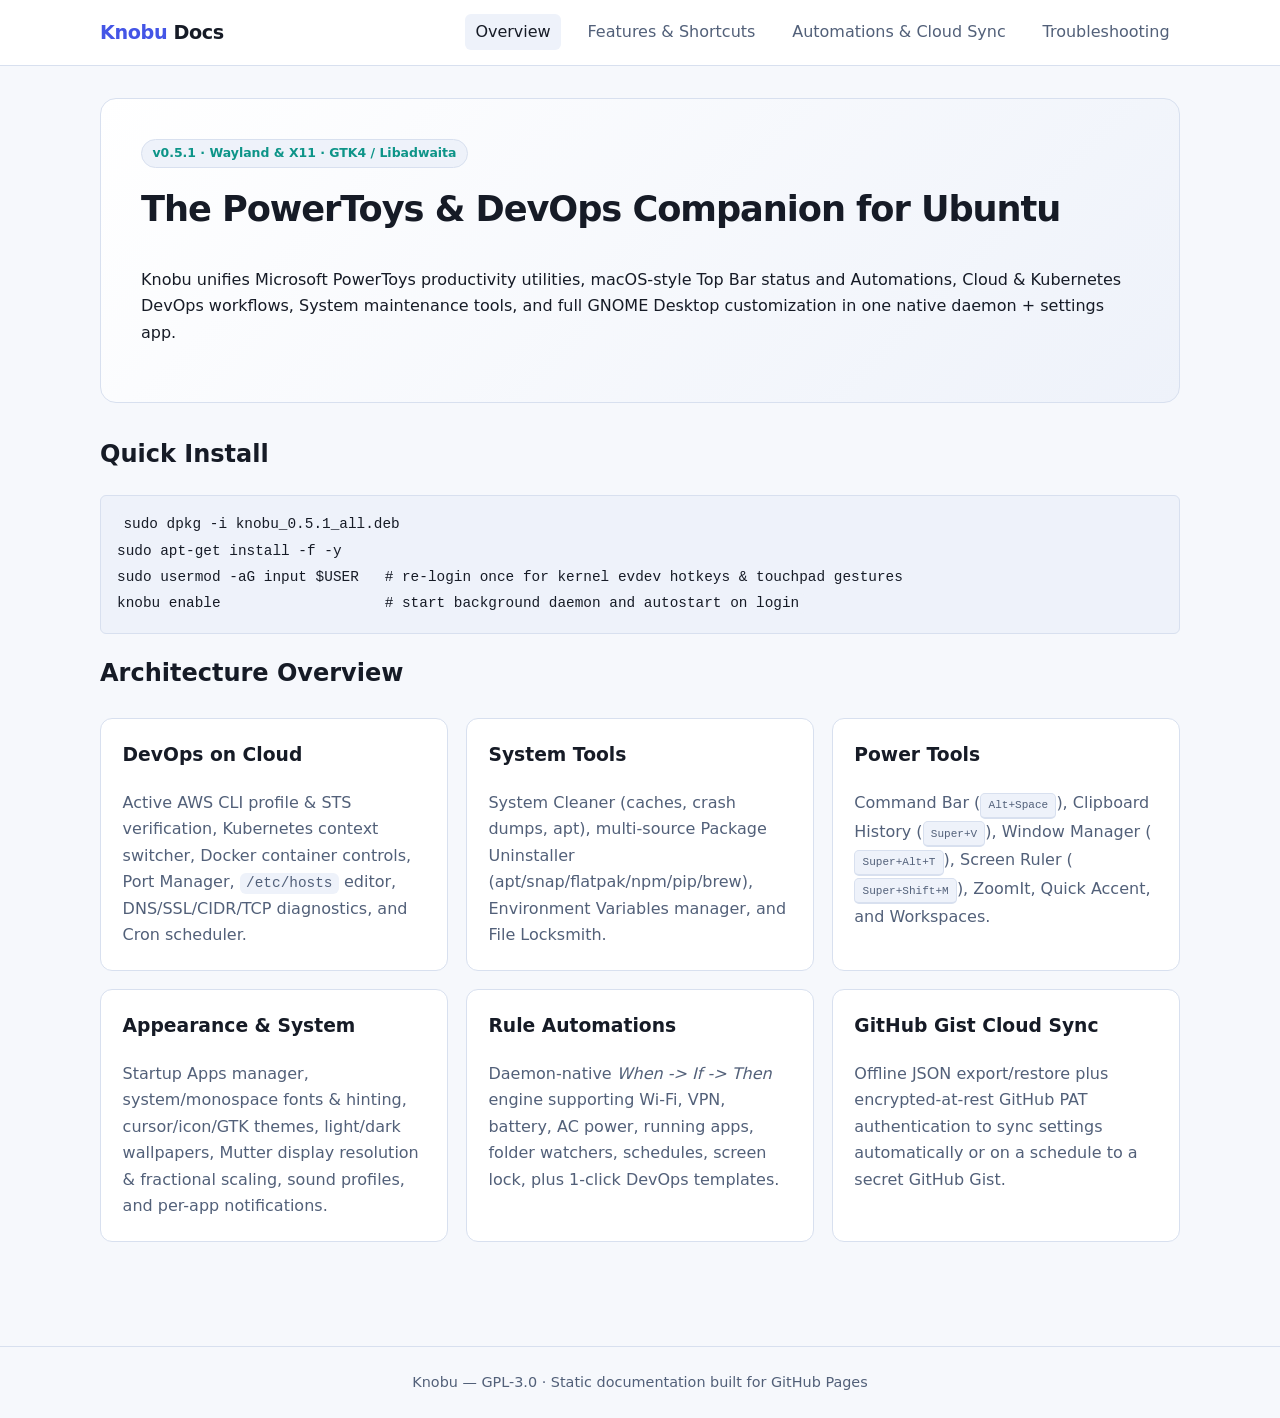
<file: docs-site/index.html>
<!DOCTYPE html>
<html lang="en">
<head>
  <meta charset="UTF-8" />
  <meta name="viewport" content="width=device-width, initial-scale=1.0" />
  <title>Knobu Docs — PowerToys &amp; Cloud DevOps Suite for Linux</title>
  <link rel="stylesheet" href="style.css" />
</head>
<body>
  <header>
    <nav class="nav">
      <a class="brand" href="index.html"><span>Knobu</span> Docs</a>
      <div class="nav-links">
        <a class="active" href="index.html">Overview</a>
        <a href="features.html">Features &amp; Shortcuts</a>
        <a href="automations.html">Automations &amp; Cloud Sync</a>
        <a href="troubleshooting.html">Troubleshooting</a>
      </div>
    </nav>
  </header>

  <main>
    <section class="hero">
      <div class="badge">v0.5.1 · Wayland &amp; X11 · GTK4 / Libadwaita</div>
      <h1>The PowerToys &amp; DevOps Companion for Ubuntu</h1>
      <p>Knobu unifies Microsoft PowerToys productivity utilities, macOS-style Top Bar status and Automations, Cloud &amp; Kubernetes DevOps workflows, System maintenance tools, and full GNOME Desktop customization in one native daemon + settings app.</p>
    </section>

    <h2>Quick Install</h2>
    <pre><code>sudo dpkg -i knobu_0.5.1_all.deb
sudo apt-get install -f -y
sudo usermod -aG input $USER   # re-login once for kernel evdev hotkeys &amp; touchpad gestures
knobu enable                   # start background daemon and autostart on login</code></pre>

    <h2>Architecture Overview</h2>
    <div class="grid">
      <div class="card">
        <h3>DevOps on Cloud</h3>
        <p>Active AWS CLI profile &amp; STS verification, Kubernetes context switcher, Docker container controls, Port Manager, <code>/etc/hosts</code> editor, DNS/SSL/CIDR/TCP diagnostics, and Cron scheduler.</p>
      </div>
      <div class="card">
        <h3>System Tools</h3>
        <p>System Cleaner (caches, crash dumps, apt), multi-source Package Uninstaller (apt/snap/flatpak/npm/pip/brew), Environment Variables manager, and File Locksmith.</p>
      </div>
      <div class="card">
        <h3>Power Tools</h3>
        <p>Command Bar (<kbd>Alt+Space</kbd>), Clipboard History (<kbd>Super+V</kbd>), Window Manager (<kbd>Super+Alt+T</kbd>), Screen Ruler (<kbd>Super+Shift+M</kbd>), ZoomIt, Quick Accent, and Workspaces.</p>
      </div>
      <div class="card">
        <h3>Appearance &amp; System</h3>
        <p>Startup Apps manager, system/monospace fonts &amp; hinting, cursor/icon/GTK themes, light/dark wallpapers, Mutter display resolution &amp; fractional scaling, sound profiles, and per-app notifications.</p>
      </div>
      <div class="card">
        <h3>Rule Automations</h3>
        <p>Daemon-native <em>When -&gt; If -&gt; Then</em> engine supporting Wi-Fi, VPN, battery, AC power, running apps, folder watchers, schedules, screen lock, plus 1-click DevOps templates.</p>
      </div>
      <div class="card">
        <h3>GitHub Gist Cloud Sync</h3>
        <p>Offline JSON export/restore plus encrypted-at-rest GitHub PAT authentication to sync settings automatically or on a schedule to a secret GitHub Gist.</p>
      </div>
    </div>
  </main>

  <footer>Knobu — GPL-3.0 · Static documentation built for GitHub Pages</footer>
</body>
</html>
</file>
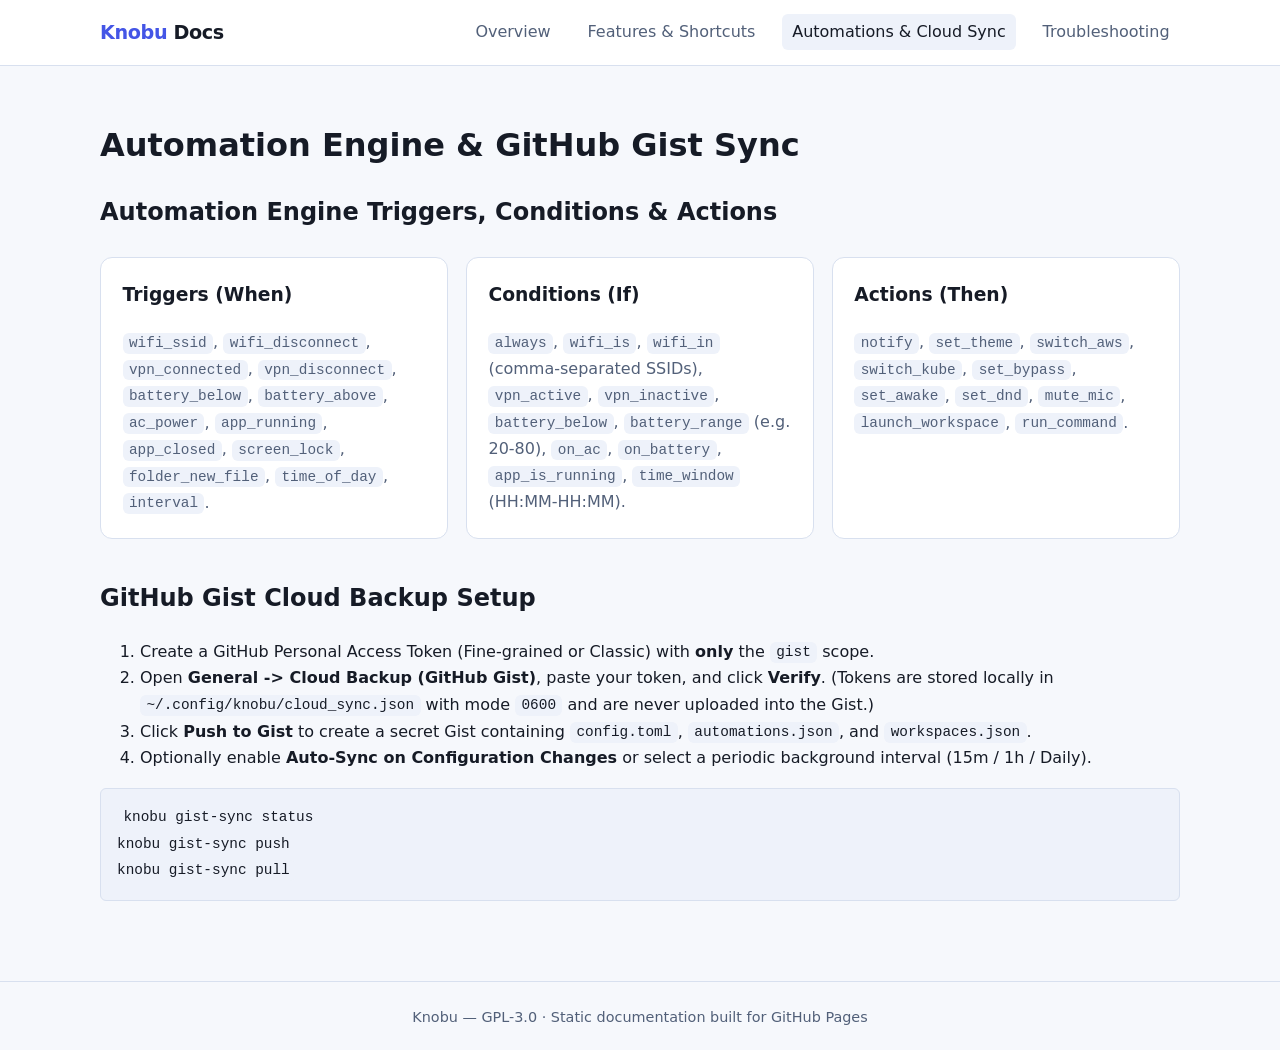
<file: docs-site/automations.html>
<!DOCTYPE html>
<html lang="en">
<head>
  <meta charset="UTF-8" />
  <meta name="viewport" content="width=device-width, initial-scale=1.0" />
  <title>Automations &amp; Cloud Sync — Knobu Docs</title>
  <link rel="stylesheet" href="style.css" />
</head>
<body>
  <header>
    <nav class="nav">
      <a class="brand" href="index.html"><span>Knobu</span> Docs</a>
      <div class="nav-links">
        <a href="index.html">Overview</a>
        <a href="features.html">Features &amp; Shortcuts</a>
        <a class="active" href="automations.html">Automations &amp; Cloud Sync</a>
        <a href="troubleshooting.html">Troubleshooting</a>
      </div>
    </nav>
  </header>

  <main>
    <h1>Automation Engine &amp; GitHub Gist Sync</h1>

    <h2>Automation Engine Triggers, Conditions &amp; Actions</h2>
    <div class="grid">
      <div class="card">
        <h3>Triggers (When)</h3>
        <p><code>wifi_ssid</code>, <code>wifi_disconnect</code>, <code>vpn_connected</code>, <code>vpn_disconnect</code>, <code>battery_below</code>, <code>battery_above</code>, <code>ac_power</code>, <code>app_running</code>, <code>app_closed</code>, <code>screen_lock</code>, <code>folder_new_file</code>, <code>time_of_day</code>, <code>interval</code>.</p>
      </div>
      <div class="card">
        <h3>Conditions (If)</h3>
        <p><code>always</code>, <code>wifi_is</code>, <code>wifi_in</code> (comma-separated SSIDs), <code>vpn_active</code>, <code>vpn_inactive</code>, <code>battery_below</code>, <code>battery_range</code> (e.g. 20-80), <code>on_ac</code>, <code>on_battery</code>, <code>app_is_running</code>, <code>time_window</code> (HH:MM-HH:MM).</p>
      </div>
      <div class="card">
        <h3>Actions (Then)</h3>
        <p><code>notify</code>, <code>set_theme</code>, <code>switch_aws</code>, <code>switch_kube</code>, <code>set_bypass</code>, <code>set_awake</code>, <code>set_dnd</code>, <code>mute_mic</code>, <code>launch_workspace</code>, <code>run_command</code>.</p>
      </div>
    </div>

    <h2>GitHub Gist Cloud Backup Setup</h2>
    <ol>
      <li>Create a GitHub Personal Access Token (Fine-grained or Classic) with <strong>only</strong> the <code>gist</code> scope.</li>
      <li>Open <strong>General -&gt; Cloud Backup (GitHub Gist)</strong>, paste your token, and click <strong>Verify</strong>. (Tokens are stored locally in <code>~/.config/knobu/cloud_sync.json</code> with mode <code>0600</code> and are never uploaded into the Gist.)</li>
      <li>Click <strong>Push to Gist</strong> to create a secret Gist containing <code>config.toml</code>, <code>automations.json</code>, and <code>workspaces.json</code>.</li>
      <li>Optionally enable <strong>Auto-Sync on Configuration Changes</strong> or select a periodic background interval (15m / 1h / Daily).</li>
    </ol>
    <pre><code>knobu gist-sync status
knobu gist-sync push
knobu gist-sync pull</code></pre>
  </main>

  <footer>Knobu — GPL-3.0 · Static documentation built for GitHub Pages</footer>
</body>
</html>
</file>
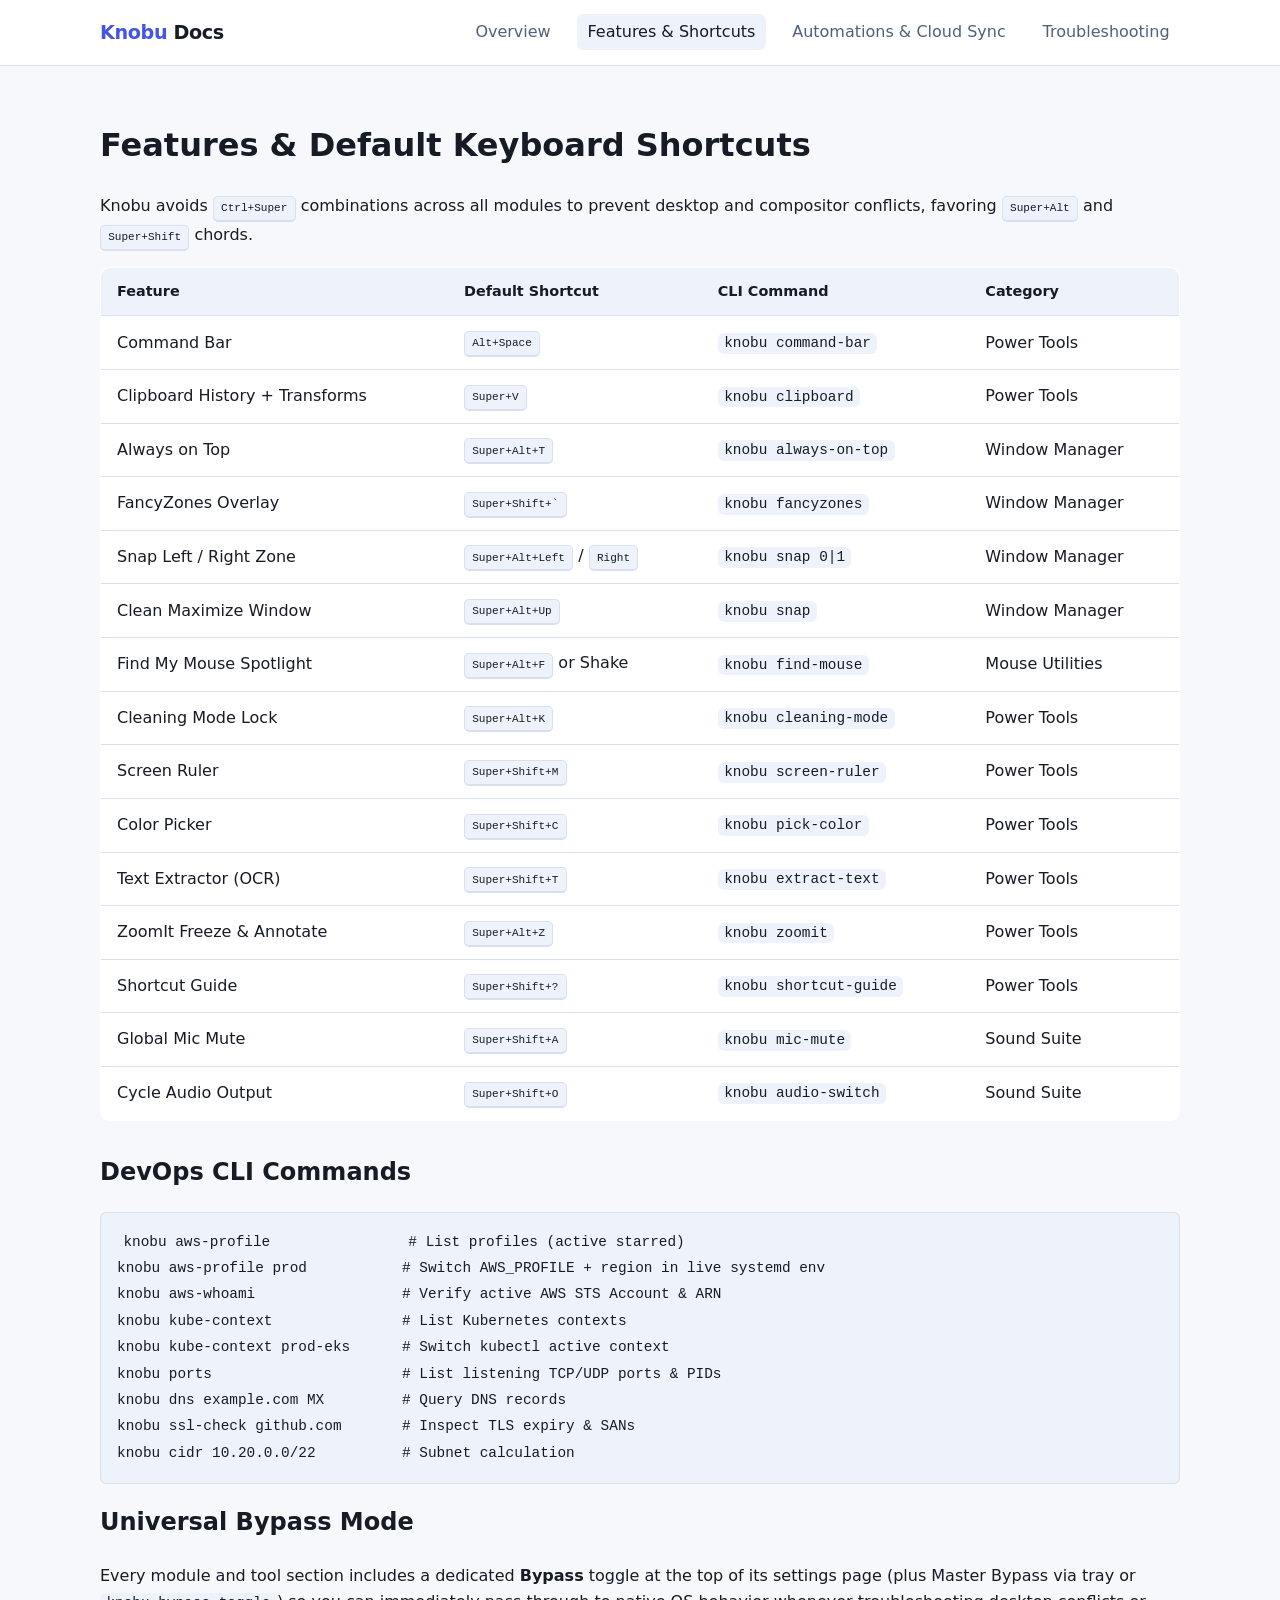
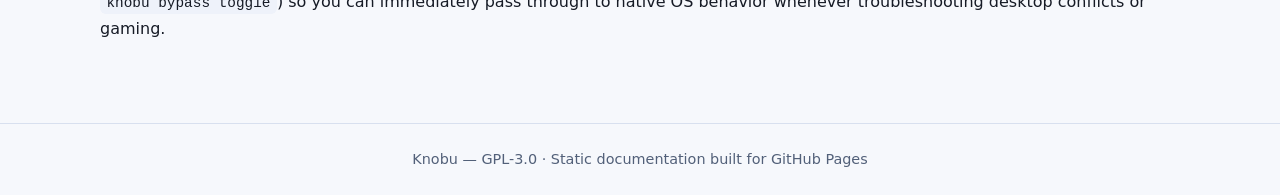
<file: docs-site/features.html>
<!DOCTYPE html>
<html lang="en">
<head>
  <meta charset="UTF-8" />
  <meta name="viewport" content="width=device-width, initial-scale=1.0" />
  <title>Features &amp; Shortcuts — Knobu Docs</title>
  <link rel="stylesheet" href="style.css" />
</head>
<body>
  <header>
    <nav class="nav">
      <a class="brand" href="index.html"><span>Knobu</span> Docs</a>
      <div class="nav-links">
        <a href="index.html">Overview</a>
        <a class="active" href="features.html">Features &amp; Shortcuts</a>
        <a href="automations.html">Automations &amp; Cloud Sync</a>
        <a href="troubleshooting.html">Troubleshooting</a>
      </div>
    </nav>
  </header>

  <main>
    <h1>Features &amp; Default Keyboard Shortcuts</h1>
    <p>Knobu avoids <kbd>Ctrl+Super</kbd> combinations across all modules to prevent desktop and compositor conflicts, favoring <kbd>Super+Alt</kbd> and <kbd>Super+Shift</kbd> chords.</p>

    <table>
      <thead>
        <tr><th>Feature</th><th>Default Shortcut</th><th>CLI Command</th><th>Category</th></tr>
      </thead>
      <tbody>
        <tr><td>Command Bar</td><td><kbd>Alt+Space</kbd></td><td><code>knobu command-bar</code></td><td>Power Tools</td></tr>
        <tr><td>Clipboard History + Transforms</td><td><kbd>Super+V</kbd></td><td><code>knobu clipboard</code></td><td>Power Tools</td></tr>
        <tr><td>Always on Top</td><td><kbd>Super+Alt+T</kbd></td><td><code>knobu always-on-top</code></td><td>Window Manager</td></tr>
        <tr><td>FancyZones Overlay</td><td><kbd>Super+Shift+`</kbd></td><td><code>knobu fancyzones</code></td><td>Window Manager</td></tr>
        <tr><td>Snap Left / Right Zone</td><td><kbd>Super+Alt+Left</kbd> / <kbd>Right</kbd></td><td><code>knobu snap 0|1</code></td><td>Window Manager</td></tr>
        <tr><td>Clean Maximize Window</td><td><kbd>Super+Alt+Up</kbd></td><td><code>knobu snap</code></td><td>Window Manager</td></tr>
        <tr><td>Find My Mouse Spotlight</td><td><kbd>Super+Alt+F</kbd> or Shake</td><td><code>knobu find-mouse</code></td><td>Mouse Utilities</td></tr>
        <tr><td>Cleaning Mode Lock</td><td><kbd>Super+Alt+K</kbd></td><td><code>knobu cleaning-mode</code></td><td>Power Tools</td></tr>
        <tr><td>Screen Ruler</td><td><kbd>Super+Shift+M</kbd></td><td><code>knobu screen-ruler</code></td><td>Power Tools</td></tr>
        <tr><td>Color Picker</td><td><kbd>Super+Shift+C</kbd></td><td><code>knobu pick-color</code></td><td>Power Tools</td></tr>
        <tr><td>Text Extractor (OCR)</td><td><kbd>Super+Shift+T</kbd></td><td><code>knobu extract-text</code></td><td>Power Tools</td></tr>
        <tr><td>ZoomIt Freeze &amp; Annotate</td><td><kbd>Super+Alt+Z</kbd></td><td><code>knobu zoomit</code></td><td>Power Tools</td></tr>
        <tr><td>Shortcut Guide</td><td><kbd>Super+Shift+?</kbd></td><td><code>knobu shortcut-guide</code></td><td>Power Tools</td></tr>
        <tr><td>Global Mic Mute</td><td><kbd>Super+Shift+A</kbd></td><td><code>knobu mic-mute</code></td><td>Sound Suite</td></tr>
        <tr><td>Cycle Audio Output</td><td><kbd>Super+Shift+O</kbd></td><td><code>knobu audio-switch</code></td><td>Sound Suite</td></tr>
      </tbody>
    </table>

    <h2>DevOps CLI Commands</h2>
    <pre><code>knobu aws-profile                # List profiles (active starred)
knobu aws-profile prod           # Switch AWS_PROFILE + region in live systemd env
knobu aws-whoami                 # Verify active AWS STS Account &amp; ARN
knobu kube-context               # List Kubernetes contexts
knobu kube-context prod-eks      # Switch kubectl active context
knobu ports                      # List listening TCP/UDP ports &amp; PIDs
knobu dns example.com MX         # Query DNS records
knobu ssl-check github.com       # Inspect TLS expiry &amp; SANs
knobu cidr 10.20.0.0/22          # Subnet calculation</code></pre>

    <h2>Universal Bypass Mode</h2>
    <p>Every module and tool section includes a dedicated <strong>Bypass</strong> toggle at the top of its settings page (plus Master Bypass via tray or <code>knobu bypass toggle</code>) so you can immediately pass through to native OS behavior whenever troubleshooting desktop conflicts or gaming.</p>
  </main>

  <footer>Knobu — GPL-3.0 · Static documentation built for GitHub Pages</footer>
</body>
</html>
</file>
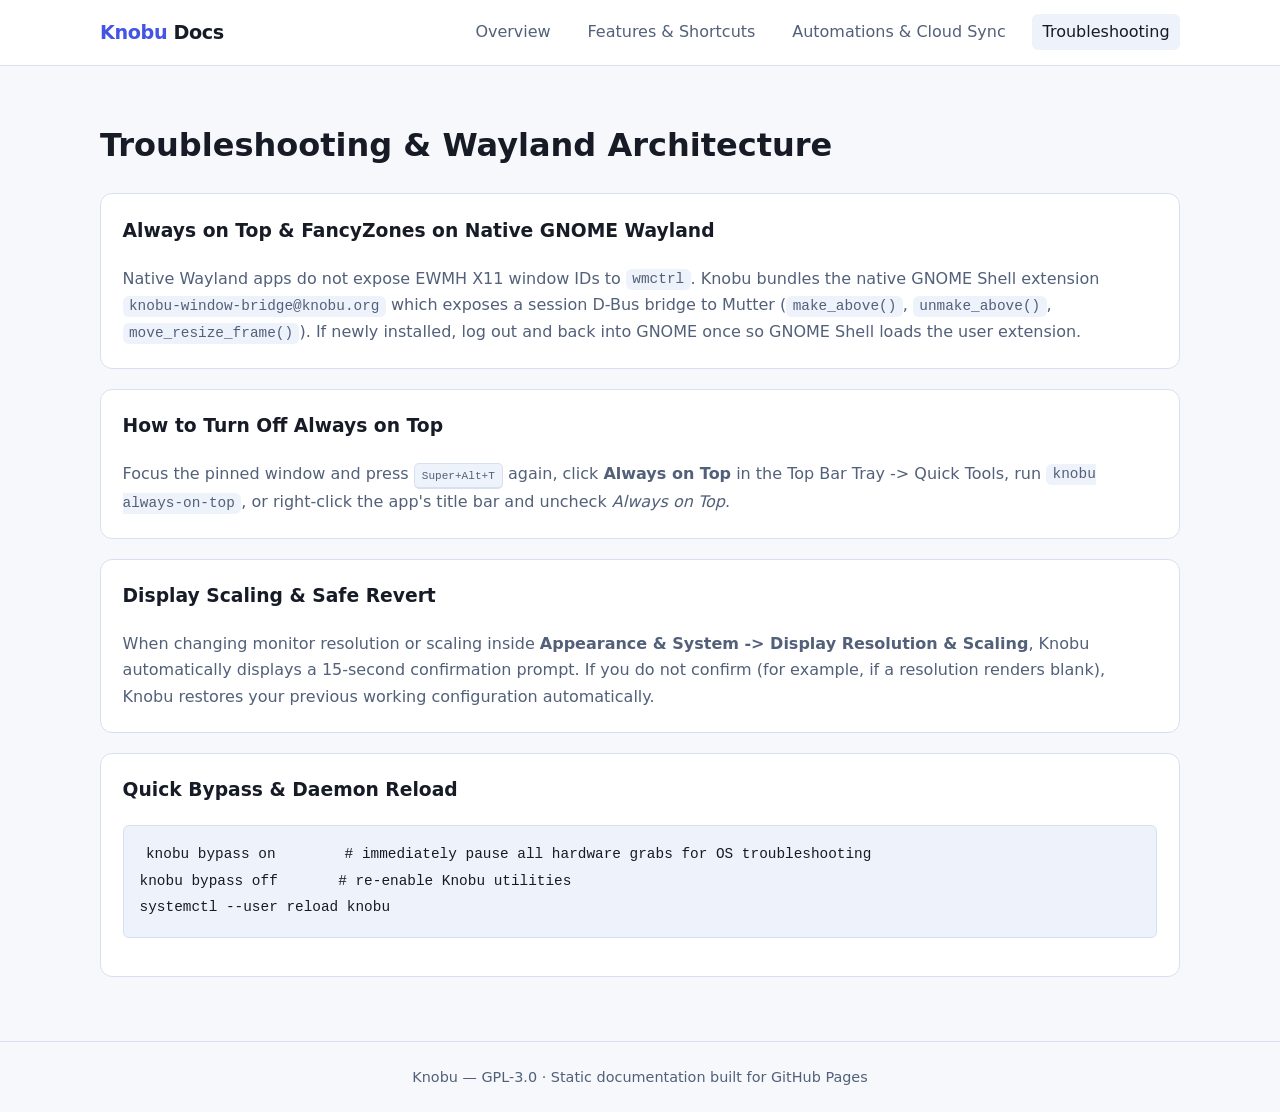
<file: docs-site/troubleshooting.html>
<!DOCTYPE html>
<html lang="en">
<head>
  <meta charset="UTF-8" />
  <meta name="viewport" content="width=device-width, initial-scale=1.0" />
  <title>Troubleshooting — Knobu Docs</title>
  <link rel="stylesheet" href="style.css" />
</head>
<body>
  <header>
    <nav class="nav">
      <a class="brand" href="index.html"><span>Knobu</span> Docs</a>
      <div class="nav-links">
        <a href="index.html">Overview</a>
        <a href="features.html">Features &amp; Shortcuts</a>
        <a href="automations.html">Automations &amp; Cloud Sync</a>
        <a class="active" href="troubleshooting.html">Troubleshooting</a>
      </div>
    </nav>
  </header>

  <main>
    <h1>Troubleshooting &amp; Wayland Architecture</h1>

    <div class="card" style="margin-bottom: 1.25rem;">
      <h3>Always on Top &amp; FancyZones on Native GNOME Wayland</h3>
      <p>Native Wayland apps do not expose EWMH X11 window IDs to <code>wmctrl</code>. Knobu bundles the native GNOME Shell extension <code>knobu-window-bridge@knobu.org</code> which exposes a session D-Bus bridge to Mutter (<code>make_above()</code>, <code>unmake_above()</code>, <code>move_resize_frame()</code>). If newly installed, log out and back into GNOME once so GNOME Shell loads the user extension.</p>
    </div>

    <div class="card" style="margin-bottom: 1.25rem;">
      <h3>How to Turn Off Always on Top</h3>
      <p>Focus the pinned window and press <kbd>Super+Alt+T</kbd> again, click <strong>Always on Top</strong> in the Top Bar Tray -&gt; Quick Tools, run <code>knobu always-on-top</code>, or right-click the app's title bar and uncheck <em>Always on Top</em>.</p>
    </div>

    <div class="card" style="margin-bottom: 1.25rem;">
      <h3>Display Scaling &amp; Safe Revert</h3>
      <p>When changing monitor resolution or scaling inside <strong>Appearance &amp; System -&gt; Display Resolution &amp; Scaling</strong>, Knobu automatically displays a 15-second confirmation prompt. If you do not confirm (for example, if a resolution renders blank), Knobu restores your previous working configuration automatically.</p>
    </div>

    <div class="card">
      <h3>Quick Bypass &amp; Daemon Reload</h3>
      <pre><code>knobu bypass on        # immediately pause all hardware grabs for OS troubleshooting
knobu bypass off       # re-enable Knobu utilities
systemctl --user reload knobu</code></pre>
    </div>
  </main>

  <footer>Knobu — GPL-3.0 · Static documentation built for GitHub Pages</footer>
</body>
</html>
</file>
<file: docs-site/style.css>
:root {
  --bg: #0f1117;
  --surface: #171b24;
  --surface-2: #1f2533;
  --border: #2c3447;
  --text: #e6ebf5;
  --muted: #9aa6be;
  --accent: #7c8cff;
  --accent-2: #4fd1c5;
  --warn: #f6ad55;
  --code-bg: #11141c;
}
@media (prefers-color-scheme: light) {
  :root {
    --bg: #f6f8fc;
    --surface: #ffffff;
    --surface-2: #eef2fa;
    --border: #d8e0ef;
    --text: #161b26;
    --muted: #526079;
    --accent: #4455e6;
    --accent-2: #0d9488;
    --code-bg: #eef2fa;
  }
}
* { box-sizing: border-box; }
body {
  margin: 0;
  font-family: "Ubuntu Sans", "Inter", system-ui, -apple-system, sans-serif;
  background: var(--bg);
  color: var(--text);
  line-height: 1.65;
}
header {
  position: sticky;
  top: 0;
  z-index: 20;
  background: var(--surface);
  border-bottom: 1px solid var(--border);
  backdrop-filter: blur(8px);
}
.nav {
  max-width: 1120px;
  margin: 0 auto;
  padding: 0.9rem 1.25rem;
  display: flex;
  flex-wrap: wrap;
  align-items: center;
  justify-content: space-between;
  gap: 1rem;
}
.brand {
  font-weight: 800;
  font-size: 1.2rem;
  letter-spacing: -0.02em;
  color: var(--text);
  text-decoration: none;
}
.brand span { color: var(--accent); }
.nav-links {
  display: flex;
  flex-wrap: wrap;
  gap: 1rem;
}
.nav-links a {
  color: var(--muted);
  text-decoration: none;
  font-weight: 500;
  padding: 0.3rem 0.65rem;
  border-radius: 6px;
}
.nav-links a:hover, .nav-links a.active {
  color: var(--text);
  background: var(--surface-2);
}
main {
  max-width: 1120px;
  margin: 0 auto;
  padding: 2rem 1.25rem 4rem;
}
.hero {
  background: linear-gradient(135deg, var(--surface) 0%, var(--surface-2) 100%);
  border: 1px solid var(--border);
  border-radius: 16px;
  padding: 2.5rem;
  margin-bottom: 2rem;
}
.hero h1 { margin-top: 0; font-size: 2.2rem; letter-spacing: -0.03em; }
.badge {
  display: inline-block;
  font-size: 0.78rem;
  font-weight: 700;
  padding: 0.2rem 0.65rem;
  border-radius: 999px;
  background: var(--surface-2);
  border: 1px solid var(--border);
  color: var(--accent-2);
  margin-bottom: 0.75rem;
}
.grid {
  display: grid;
  grid-template-columns: repeat(auto-fit, minmax(260px, 1fr));
  gap: 1.1rem;
  margin: 1.5rem 0 2.5rem;
}
.card {
  background: var(--surface);
  border: 1px solid var(--border);
  border-radius: 12px;
  padding: 1.35rem;
}
.card h3 { margin-top: 0; color: var(--text); }
.card p { color: var(--muted); margin-bottom: 0; }
pre, code {
  font-family: "Ubuntu Sans Mono", "JetBrains Mono", monospace;
  background: var(--code-bg);
  border-radius: 6px;
}
code { padding: 0.15rem 0.4rem; font-size: 0.9em; }
pre {
  padding: 1rem;
  overflow-x: auto;
  border: 1px solid var(--border);
}
table {
  width: 100%;
  border-collapse: collapse;
  background: var(--surface);
  border: 1px solid var(--border);
  border-radius: 10px;
  overflow: hidden;
  margin: 1rem 0 2rem;
}
th, td {
  padding: 0.75rem 1rem;
  border-bottom: 1px solid var(--border);
  text-align: left;
}
th { background: var(--surface-2); font-size: 0.9rem; }
kbd {
  display: inline-block;
  padding: 0.15rem 0.45rem;
  font-size: 0.85em;
  font-family: monospace;
  background: var(--surface-2);
  border: 1px solid var(--border);
  border-bottom-width: 2px;
  border-radius: 5px;
}
footer {
  border-top: 1px solid var(--border);
  padding: 1.5rem;
  text-align: center;
  color: var(--muted);
  font-size: 0.9rem;
}
</file>
